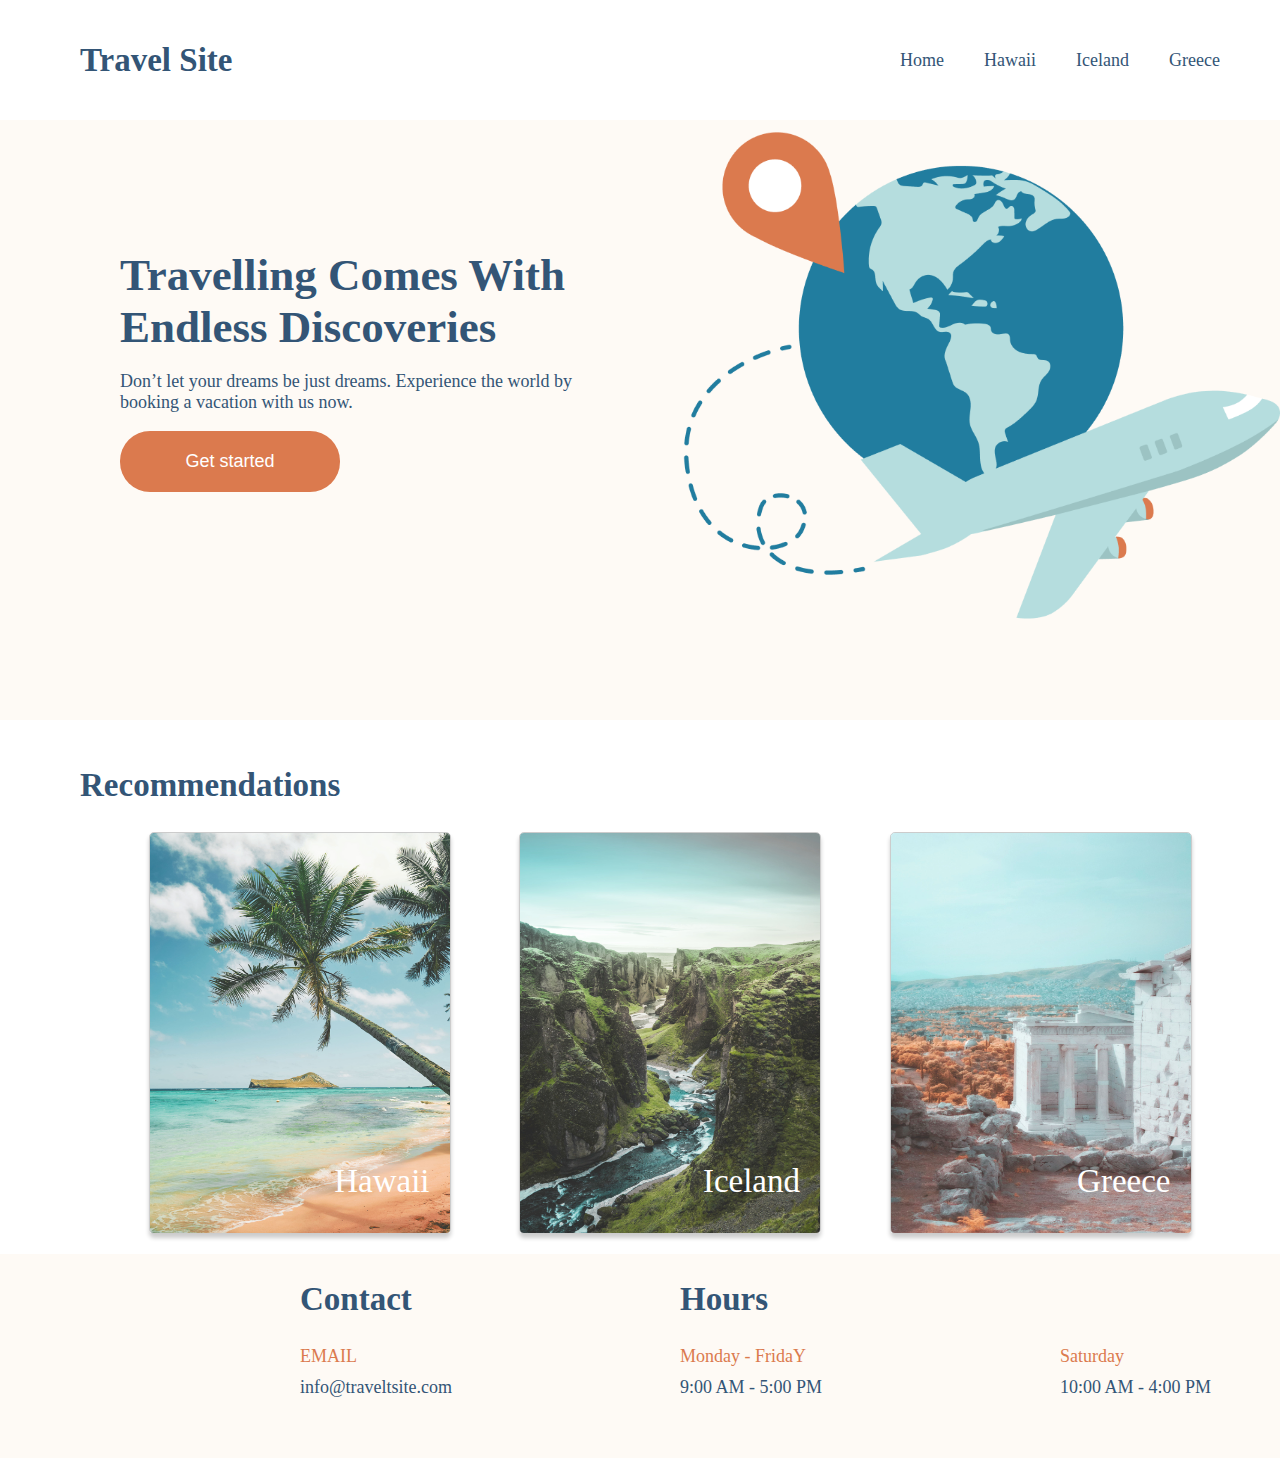
<file: index.html>
<!DOCTYPE html>
<html lang="en">
<head>
    <meta charset="UTF-8">
    <meta name="viewport" content="width=device-width, initial-scale=1.0">
    <title>Document</title>
    <link rel="stylesheet" href="./SASS/main.css">
    <link rel="stylesheet" href="./SASS/partials/global.css">
    

</head>
<body>
    <header>
        <div class="navsec">
 
         <div class="navsec__part1">
 
                 <h2 href="./index.html">
                    Travel Site
                 </h2>
        </div>       
         
<div class="navsec__part2">

    <ul class="navsec__part2--list">

    <li>
        <a class="navsec__part2--home" href="./index.html">Home</a> 
    </li>

    <li>
        <a class="navsec__part2--home" href="./pages/hawaii.html">Hawaii</a>
    </li>
    
    <li>
        <a class="navsec__part2--home" href="./pages/iceland.html">Iceland</a>
    </li>

    <li>
        <a class="navsec__part2--home" href="./pages/greece.html">Greece</a>
    </li>
</ul>
</div>
</div> 
</header>

 <main>
     <div class="navintro">
         <div class="navintro__introword">
             <h1 class="navintro__introword--head">
                Travelling Comes With
                Endless Discoveries
             </h1>
             <p class="navintro__introword--para">
                Don’t let your dreams be just dreams. Experience the world by booking a
                vacation with us now.
             </p>
        
             <a href="./pages/getstarted.html">   
             <div class="navintro__introword--button">
                 <button>
                    Get started
                 </button>         
             </div>
            </a>
         </div>  
         <div class="navintro__img">
             <img src="./assets/Images/hero.png" alt="hero"/> 
         </div>     
     </div>

 <div class="main">
     
    <div class="main__head">
     <h2>
         Recommendations
     </h2>
    </div>

     <div class="main__container">
        <a href="./pages/hawaii.html"> 
        <div class="main__card">

        <img class="main__card--img" src="./assets/Images/hawaii.jpg"/>
    
        <div class="main__card--word">
        <h3>
            Hawaii
        </h3>
       </div>
    </div>
    </a>
    
    <a href="./pages/iceland.html">      
    <div class="main__card">
  
    <img class="main__card--img" src="./assets/Images/iceland.jpg"/>
 
       <div class="main__card--word">
       <h3>
        Iceland
       </h3>
       </div>
    </div>
    </a> 
    
    <a href="./pages/greece.html">   
    <div class="main__card">
    <img class="main__card--img" src="./assets/Images/greece.jpg"/>
       
       <div class="main__card--word">
       <h3>
        Greece
       </h3>
      </div>
    </div>
    </a>
</div>
</main>
 
 <footer class="footer">

     <div class="footer__card">
         
     <h2>
        Contact
     </h2>
     <p class="footer__card--para">
        EMAIL
     </p>
     <p class="footer__card--para2">
         info@traveltsite.com
     </p>
     </div>
 
     <div class="footer__card">
         <h2>
             Hours
         </h2>

         <div class="footer__card--hours">
            <div>
                <p class="footer__card--para">
                    Monday - FridaY
                 </p>
                 <p class="footer__card--para2">
                    9:00 AM - 5:00 PM
                </p>
            </div>
        
            <div>
                <p class="footer__card--para">
                    Saturday
                   </p>
                   <p class="footer__card--para2">
                      10:00 AM - 4:00 PM
                  </p>
            </div>

            <div>
                <p class="footer__card--para">
                    Sunday
                   </p>
                   <p class="footer__card--para2">
                    Closed
                </p>
            </div>

        </div>

    </div>


     <div class="footer__card">
         <h2>
             Social
         </h2>

         <div class="footer__card--social">

         <a href="https://www.instagram.com/">
            <img class="footer__card--icon" src="./assets/TravelSite-Package/2.0 - Assets/Icons/icon-instagram.png" alt="instagram"> 
            </a>

         <a href="https://www.facebook.com/">
         <img class="footer__card--icon" src="./assets/TravelSite-Package/2.0 - Assets/Icons/icon-facebook.png" alt="facebook"> 
         </a>
         
         <a href="https://twitter.com/?lang=en">
         <img class="footer__card--icon" src="./assets/TravelSite-Package/2.0 - Assets/Icons/icon-twitter.png" alt="twitter"> 
         </a>
 
         </div>
     </div>

 </footer>
 </body>
 </div>
 </html>

    
</body>
</html>
</file>
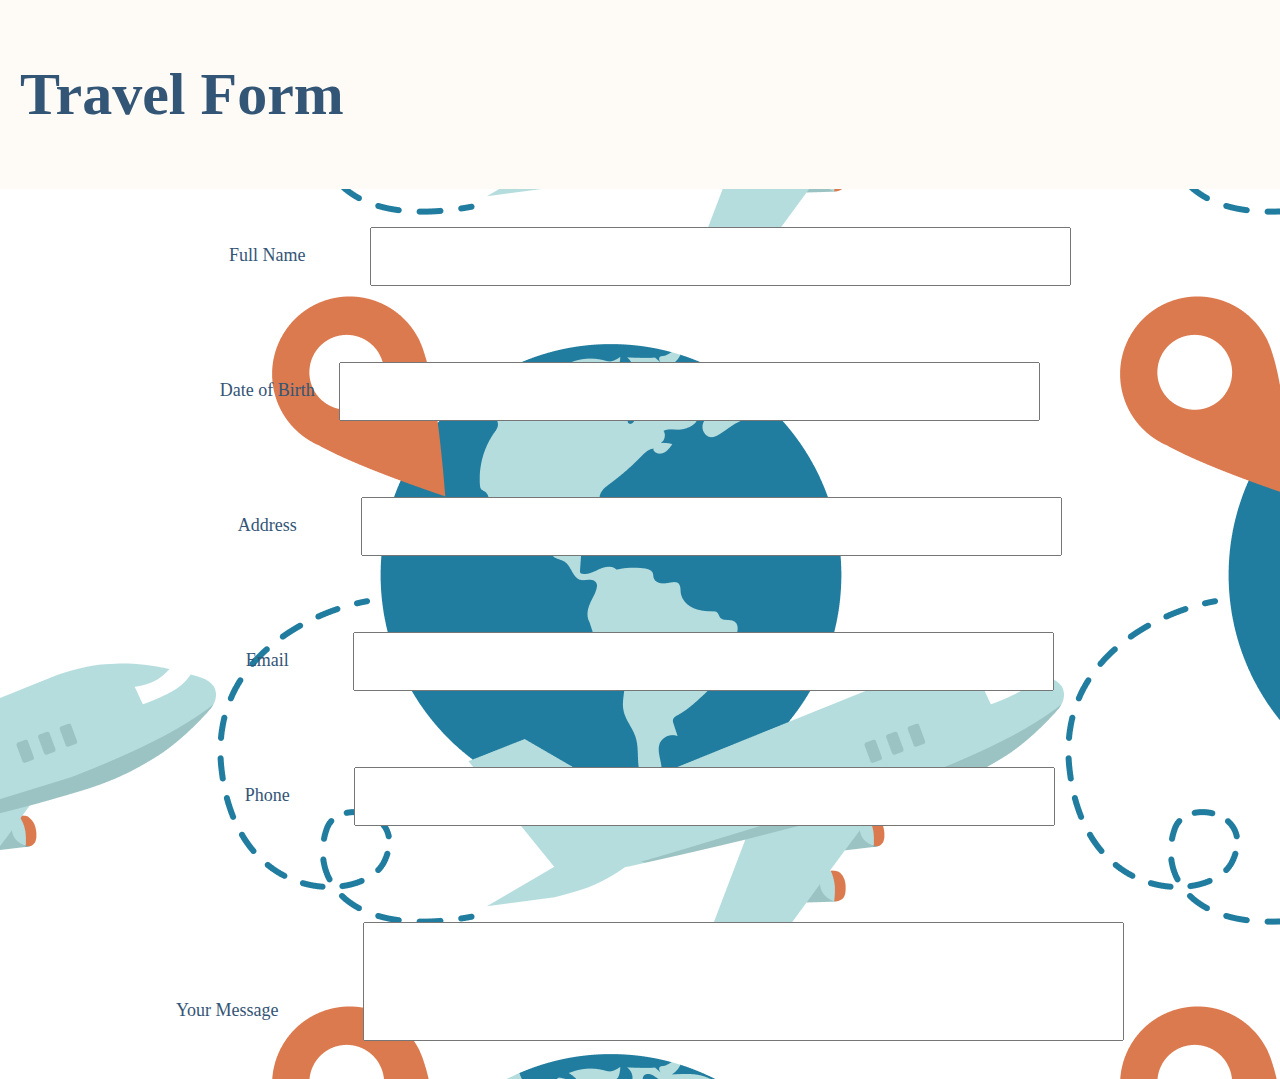
<file: pages/getstarted.html>
<!DOCTYPE html>
<html lang="en">
<head>
    <meta charset="UTF-8">
    <meta name="viewport" content="width=device-width, initial-scale=1.0">
    <title>Document</title>
    <link rel="stylesheet" href="../SASS/partials/global.css">
    <link rel="stylesheet" href="../SASS/getstarted.css">
    
</head>
<body>
    <header class="header">
        <h1>
            Travel Form
        </h1>
    </header>

    <main>
        <div class="main">
            <p class="main__para">
                <label class="main__label"> Full Name </label>
                <input class="main__input" type="text" size="80"/>
            </p>
            <p class="main__para">
                <labe class="main__label"> Date of Birth </label>
                <input class="main__input" type="text" size="80"/>
            </p>
            <p class="main__para">
                <label class="main__label"> Address </label>
                <input class="main__input" type="text" size="80"/>
            </p>
            <p class="main__para">
                <label class="main__label"> Email </label>
                <input class="main__input" type="text" size="80"/>
            </p>
            <p class="main__para">
                <label class="main__label"> Phone </label>
                <input class="main__input" type="text" size="80"/>
            </p>
            <p class="main__para">
                <label class="main__label"> Your Message </label>
                <input class="main__input1" type="text" size="80"/>
            </p>
        </div>  
    </main>
</body>
</html>
</file>
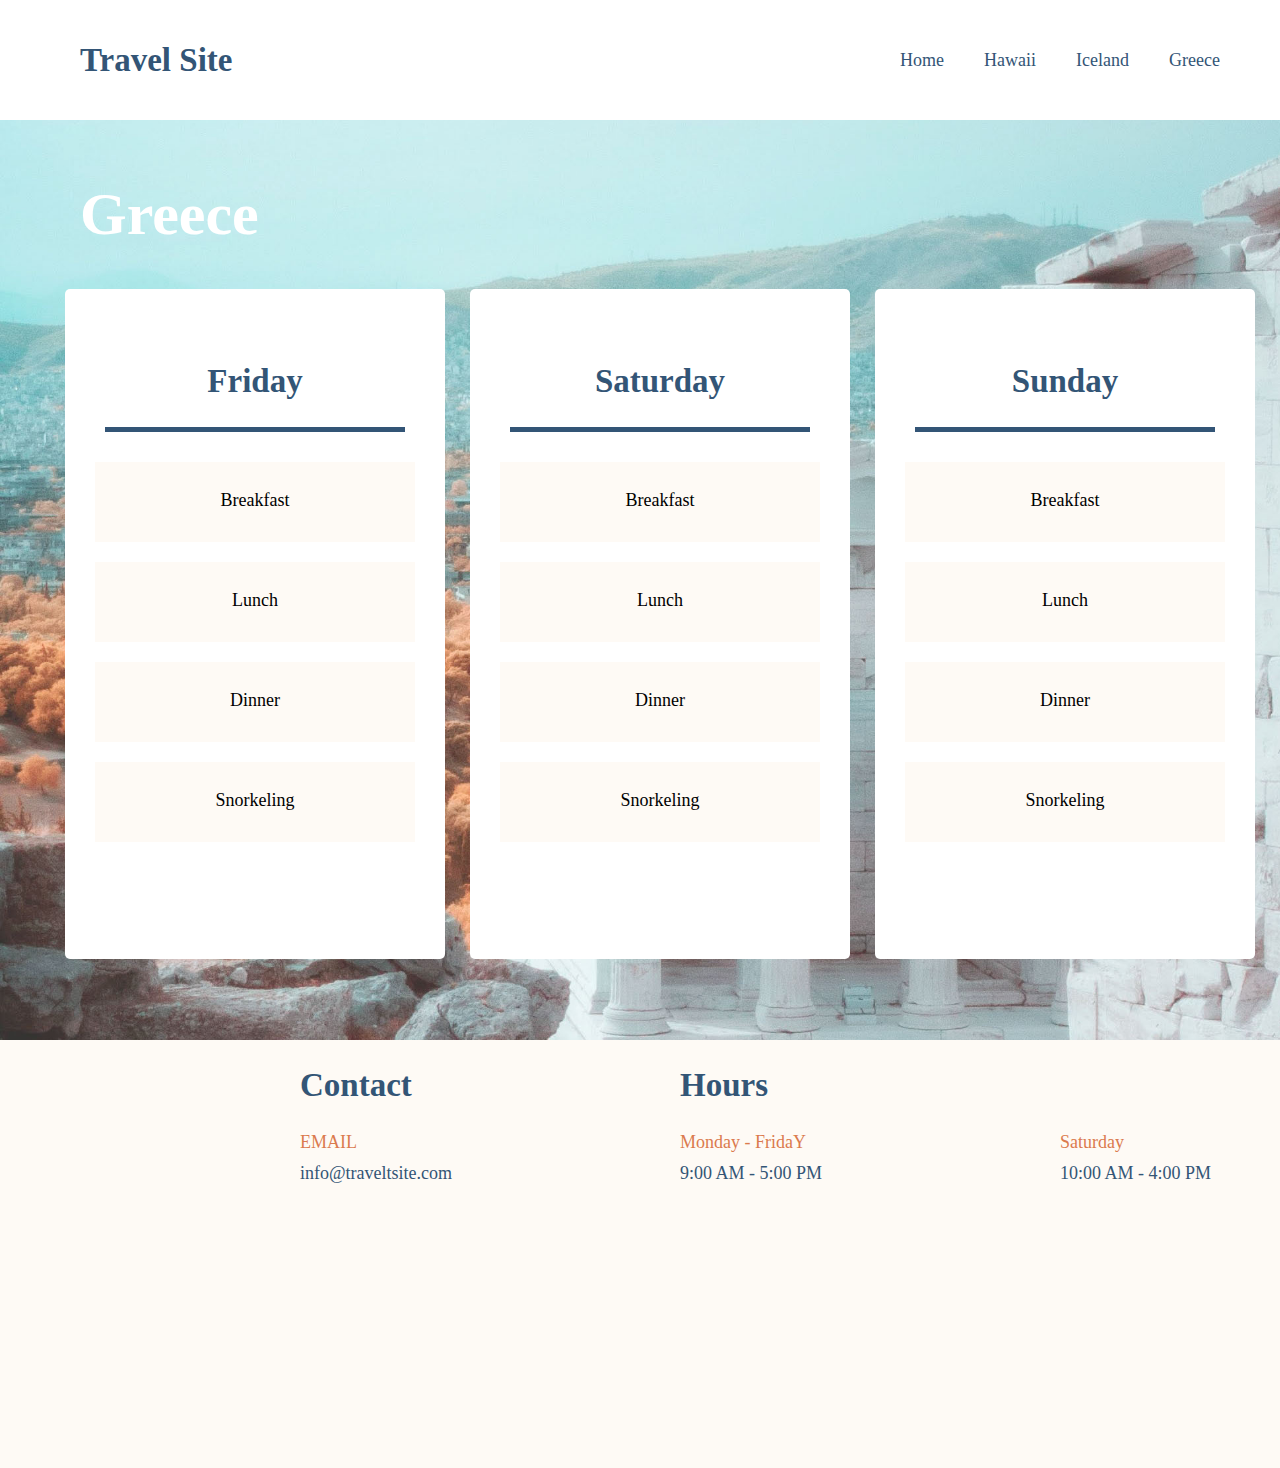
<file: pages/greece.html>
<!DOCTYPE html>
<html lang="en">
<head>
    <meta charset="UTF-8">
    <meta name="viewport" content="width=device-width, initial-scale=1.0">
    <title>Document</title>
    <link rel="stylesheet" href="../SASS/destination.css">
    <link rel="stylesheet" href="../SASS/partials/global.css">

</head>
<body>
    <header>
<div class="navsec">
 
    <div class="navsec__part1">
 
        <h2 href="./index.html">
        Travel Site
        </h2>
    </div>       
         
         
    <div class="navsec__part2">

        <ul class="navsec__part2--list">
    
        <li>
            <a class="navsec__part2--home" href="../index.html">Home</a> 
        </li>
    
        <li>
            <a class="navsec__part2--home" href="../pages/hawaii.html">Hawaii</a>
        </li>
        
        <li>
            <a class="navsec__part2--home" href="../pages/iceland.html">Iceland</a>
        </li>
    
        <li>
            <a class="navsec__part2--home" href="../pages/greece.html">Greece</a>
        </li>
       
    
       </ul>

   </div>

</div>
  
</header>

<div class="maincontainer2">

    <h1 class="maincontainer2__header">
        Greece
    </h1>

<div class="maincontainer2__cardcontainer">

<div class="maincontainer2__card">
    <div class="maincontainer2__card--title">
        <h2>
            Friday
        </h2>
    </div>

    <ul class="maincontainer2__card--list"> 
    <li class="maincontainer2__card--item">
        <p>
            Breakfast
        </p>
     
    </li>
    
    <li class="maincontainer2__card--item">
        <p>
        Lunch
        </p>
    </li>
    
    <li class="maincontainer2__card--item">
        <p>
        Dinner
        </p>
    </li>

    <li class="maincontainer2__card--item">
        <p>
        Snorkeling
        </p>
    </li>
</ul>

</div>

<div class="maincontainer2__card">
    <div class="maincontainer2__card--title">
        <h2>
            Saturday
        </h2>
    </div>
    

    <ul class="maincontainer2__card--list"> 
        <li class="maincontainer2__card--item">
            <p>
                Breakfast
            </p>
         
        </li>
        
        <li class="maincontainer2__card--item">
            <p>
            Lunch
            </p>
        </li>
        
        <li class="maincontainer2__card--item">
            <p>
            Dinner
            </p>
        </li>
    
        <li class="maincontainer2__card--item">
            <p>
            Snorkeling
            </p>
        </li>
    </ul>

</div>



<div class="maincontainer2__card">
<div class="maincontainer2__card--title">
    <h2>
        Sunday
    </h2>
</div>

<ul class="maincontainer2__card--list"> 
    <li class="maincontainer2__card--item">
        <p>
            Breakfast
        </p>
     
    </li>
    
    <li class="maincontainer2__card--item">
        <p>
        Lunch
        </p>
    </li>
    
    <li class="maincontainer2__card--item">
        <p>
        Dinner
        </p>
    </li>

    <li class="maincontainer2__card--item">
        <p>
        Snorkeling
        </p>
    </li>
</ul>
</div>

</div>

</div>


<footer class="footer">

<div class="footer__card">
    
<h2>
   Contact
</h2>
<p class="footer__card--para">
   EMAIL
</p>
<p class="footer__card--para2">
    info@traveltsite.com
</p>
</div>

<div class="footer__card">
    <h2>
        Hours
    </h2>

    <div class="footer__card--hours">
       <div>
           <p class="footer__card--para">
               Monday - FridaY
            </p>
            <p class="footer__card--para2">
               9:00 AM - 5:00 PM
           </p>
       </div>
   
       <div>
           <p class="footer__card--para">
               Saturday
              </p>
              <p class="footer__card--para2">
                 10:00 AM - 4:00 PM
             </p>
       </div>

       <div>
           <p class="footer__card--para">
               Sunday
              </p>
              <p class="footer__card--para2">
               Closed
           </p>
       </div>

   </div>

</div>


<div class="footer__card">
    <h2>
        Social
    </h2>

    <div class="footer__card-social">

    <a href="https://www.instagram.com/">
       <img class="footer__card--icon" src="../assets/TravelSite-Package/2.0 - Assets/Icons/icon-instagram.png" alt="instagram"> 
       </a>

    <a href="https://www.facebook.com/">
    <img class="footer__card--icon" src="../assets/TravelSite-Package/2.0 - Assets/Icons/icon-facebook.png" alt="facebook"> 
    </a>
    
    <a href="https://twitter.com/?lang=en">
    <img class="footer__card--icon" src="../assets/TravelSite-Package/2.0 - Assets/Icons/icon-twitter.png" alt="twitter"> 
    </a>

    </div>
</div>

</footer>
    
</body>
</html>
</file>
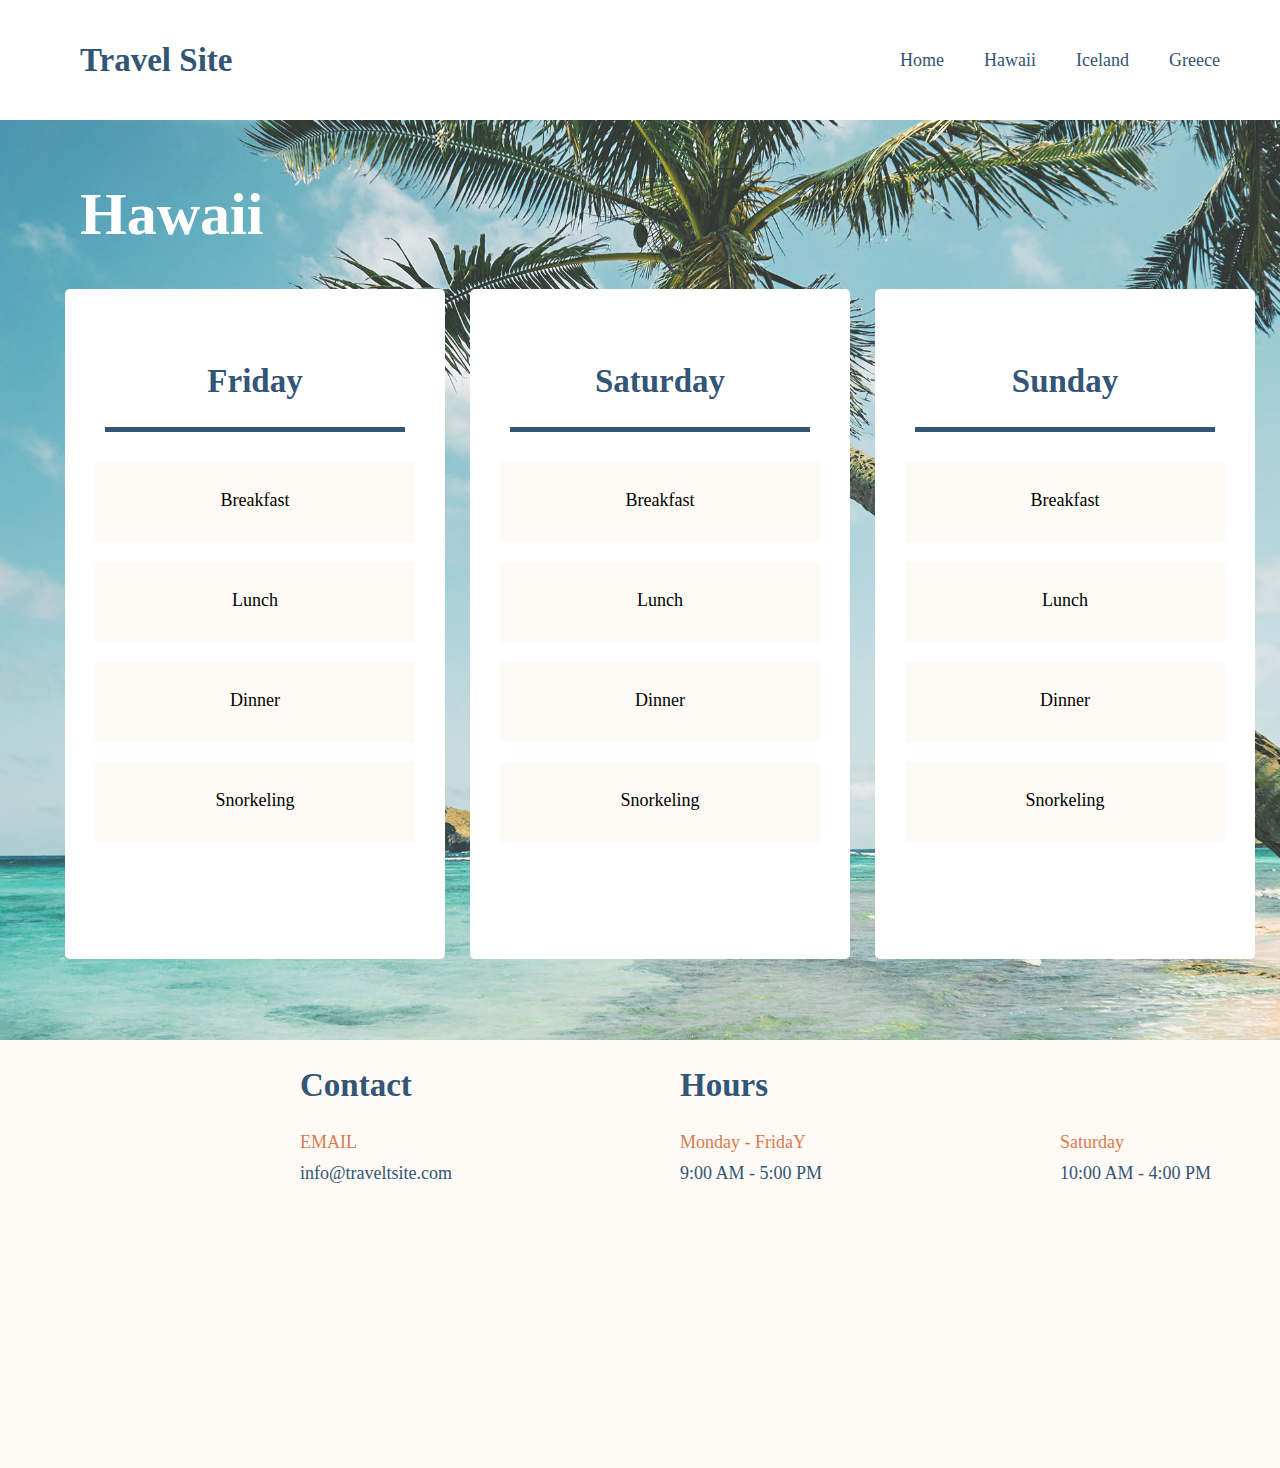
<file: pages/hawaii.html>
<!DOCTYPE html>
<html lang="en">
<head>
    <meta charset="UTF-8">
    <meta name="viewport" content="width=device-width, initial-scale=1.0">
    <title>Document</title>
    <link rel="stylesheet" href="../SASS/destination.css">
    <link rel="stylesheet" href="../SASS/partials/global.css">

</head>
<body>
    <header>
<div class="navsec">
 
    <div class="navsec__part1">
 
        <h2 href="./index.html">
        Travel Site
        </h2>
    </div>       
         
         
    <div class="navsec__part2">

        <ul class="navsec__part2--list">
    
        <li>
            <a class="navsec__part2--home" href="../index.html">Home</a> 
        </li>
    
        <li>
            <a class="navsec__part2--home" href="../pages/hawaii.html">Hawaii</a>
        </li>
        
        <li>
            <a class="navsec__part2--home" href="../pages/iceland.html">Iceland</a>
        </li>
    
        <li>
            <a class="navsec__part2--home" href="../pages/greece.html">Greece</a>
        </li>
       
    
       </ul>

   </div>
  
</header>

<div class="maincontainer">

        <h1 class="maincontainer__header">
            Hawaii
        </h1>
    
<div class="maincontainer__cardcontainer">

    <div class="maincontainer__card">
        <div class="maincontainer__card--title">
            <h2>
                Friday
            </h2>
        </div>

        <ul class="maincontainer__card--list"> 
        <li class="maincontainer__card--item">
            <p>
                Breakfast
            </p>
         
        </li>
        
        <li class="maincontainer__card--item">
            <p>
            Lunch
            </p>
        </li>
        
        <li class="maincontainer__card--item">
            <p>
            Dinner
            </p>
        </li>
    
        <li class="maincontainer__card--item">
            <p>
            Snorkeling
            </p>
        </li>
    </ul>

    </div>

    <div class="maincontainer__card">
        <div class="maincontainer__card--title">
            <h2>
                Saturday
            </h2>
        </div>
        

        <ul class="maincontainer__card--list"> 
            <li class="maincontainer__card--item">
                <p>
                    Breakfast
                </p>
             
            </li>
            
            <li class="maincontainer__card--item">
                <p>
                Lunch
                </p>
            </li>
            
            <li class="maincontainer__card--item">
                <p>
                Dinner
                </p>
            </li>
        
            <li class="maincontainer__card--item">
                <p>
                Snorkeling
                </p>
            </li>
        </ul>

    </div>



<div class="maincontainer__card">
    <div class="maincontainer__card--title">
        <h2>
            Sunday
        </h2>
    </div>
    
    <ul class="maincontainer__card--list"> 
        <li class="maincontainer__card--item">
            <p>
                Breakfast
            </p>
         
        </li>
        
        <li class="maincontainer__card--item">
            <p>
            Lunch
            </p>
        </li>
        
        <li class="maincontainer__card--item">
            <p>
            Dinner
            </p>
        </li>
    
        <li class="maincontainer__card--item">
            <p>
            Snorkeling
            </p>
        </li>
    </ul>
</div>

</div>

</div>
    

<footer class="footer">

    <div class="footer__card">
        
    <h2>
       Contact
    </h2>
    <p class="footer__card--para">
       EMAIL
    </p>
    <p class="footer__card--para2">
        info@traveltsite.com
    </p>
    </div>

    <div class="footer__card">
        <h2>
            Hours
        </h2>

        <div class="footer__card--hours">
           <div>
               <p class="footer__card--para">
                   Monday - FridaY
                </p>
                <p class="footer__card--para2">
                   9:00 AM - 5:00 PM
               </p>
           </div>
       
           <div>
               <p class="footer__card--para">
                   Saturday
                  </p>
                  <p class="footer__card--para2">
                     10:00 AM - 4:00 PM
                 </p>
           </div>

           <div>
               <p class="footer__card--para">
                   Sunday
                  </p>
                  <p class="footer__card--para2">
                   Closed
               </p>
           </div>

       </div>

   </div>


    <div class="footer__card">
        <h2>
            Social
        </h2>

        <div class="footer__card-social">

        <a href="https://www.instagram.com/">
           <img class="footer__card--icon" src="../assets/TravelSite-Package/2.0 - Assets/Icons/icon-instagram.png" alt="instagram"> 
           </a>

        <a href="https://www.facebook.com/">
        <img class="footer__card--icon" src="../assets/TravelSite-Package/2.0 - Assets/Icons/icon-facebook.png" alt="facebook"> 
        </a>
        
        <a href="https://twitter.com/?lang=en">
        <img class="footer__card--icon" src="../assets/TravelSite-Package/2.0 - Assets/Icons/icon-twitter.png" alt="twitter"> 
        </a>

        </div>
    </div>

</footer>
        
    </body>
    </html>
</file>
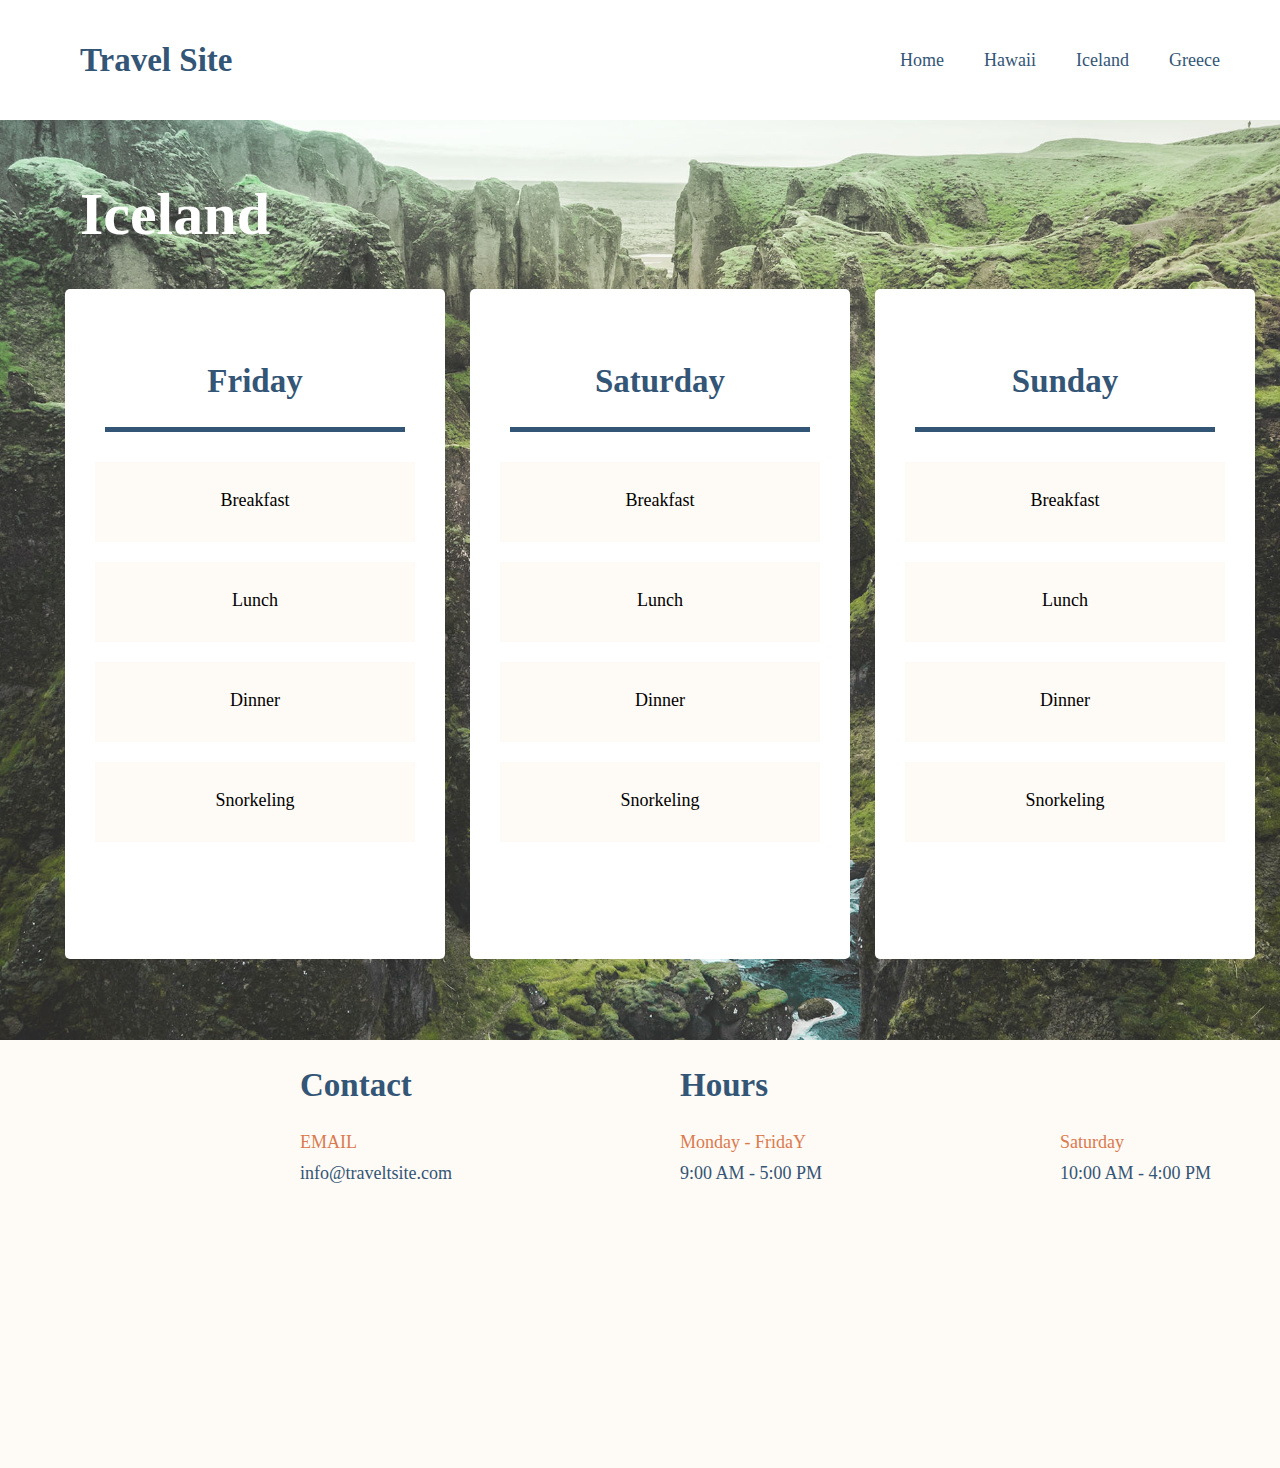
<file: pages/iceland.html>
<!DOCTYPE html>
<html lang="en">
<head>
    <meta charset="UTF-8">
    <meta name="viewport" content="width=device-width, initial-scale=1.0">
    <title>Document</title>
    <link rel="stylesheet" href="../SASS/destination.css">
    <link rel="stylesheet" href="../SASS/partials/global.css">

</head>
<body>
    <header>
<div class="navsec">
 
    <div class="navsec__part1">
 
        <h2 href="./index.html">
        Travel Site
        </h2>
    </div>       
         
         
    <div class="navsec__part2">

        <ul class="navsec__part2--list">
    
        <li>
            <a class="navsec__part2--home" href="../index.html">Home</a> 
        </li>
    
        <li>
            <a class="navsec__part2--home" href="../pages/hawaii.html">Hawaii</a>
        </li>
        
        <li>
            <a class="navsec__part2--home" href="../pages/iceland.html">Iceland</a>
        </li>
    
        <li>
            <a class="navsec__part2--home" href="../pages/greece.html">Greece</a>
        </li>
       
    
       </ul>

   </div>

</div>
  
</header>

<div class="maincontainer1">

    <h1 class="maincontainer1__header">
        Iceland
    </h1>

<div class="maincontainer1__cardcontainer">

<div class="maincontainer1__card">
    <div class="maincontainer1__card--title">
        <h2>
            Friday
        </h2>
    </div>

    <ul class="maincontainer1__card--list"> 
    <li class="maincontainer1__card--item">
        <p>
            Breakfast
        </p>
     
    </li>
    
    <li class="maincontainer1__card--item">
        <p>
        Lunch
        </p>
    </li>
    
    <li class="maincontainer1__card--item">
        <p>
        Dinner
        </p>
    </li>

    <li class="maincontainer1__card--item">
        <p>
        Snorkeling
        </p>
    </li>
</ul>

</div>

<div class="maincontainer1__card">
    <div class="maincontainer1__card--title">
        <h2>
            Saturday
        </h2>
    </div>
    

    <ul class="maincontainer1__card--list"> 
        <li class="maincontainer1__card--item">
            <p>
                Breakfast
            </p>
         
        </li>
        
        <li class="maincontainer1__card--item">
            <p>
            Lunch
            </p>
        </li>
        
        <li class="maincontainer1__card--item">
            <p>
            Dinner
            </p>
        </li>
    
        <li class="maincontainer1__card--item">
            <p>
            Snorkeling
            </p>
        </li>
    </ul>

</div>



<div class="maincontainer1__card">
<div class="maincontainer1__card--title">
    <h2>
        Sunday
    </h2>
</div>

<ul class="maincontainer1__card--list"> 
    <li class="maincontainer1__card--item">
        <p>
            Breakfast
        </p>
     
    </li>
    
    <li class="maincontainer1__card--item">
        <p>
        Lunch
        </p>
    </li>
    
    <li class="maincontainer1__card--item">
        <p>
        Dinner
        </p>
    </li>

    <li class="maincontainer1__card--item">
        <p>
        Snorkeling
        </p>
    </li>
</ul>
</div>

</div>

</div>


<footer class="footer">

<div class="footer__card">
    
<h2>
   Contact
</h2>
<p class="footer__card--para">
   EMAIL
</p>
<p class="footer__card--para2">
    info@traveltsite.com
</p>
</div>

<div class="footer__card">
    <h2>
        Hours
    </h2>

    <div class="footer__card--hours">
       <div>
           <p class="footer__card--para">
               Monday - FridaY
            </p>
            <p class="footer__card--para2">
               9:00 AM - 5:00 PM
           </p>
       </div>
   
       <div>
           <p class="footer__card--para">
               Saturday
              </p>
              <p class="footer__card--para2">
                 10:00 AM - 4:00 PM
             </p>
       </div>

       <div>
           <p class="footer__card--para">
               Sunday
              </p>
              <p class="footer__card--para2">
               Closed
           </p>
       </div>

   </div>

</div>


<div class="footer__card">
    <h2>
        Social
    </h2>

    <div class="footer__card-social">

    <a href="https://www.instagram.com/">
       <img class="footer__card--icon" src="../assets/TravelSite-Package/2.0 - Assets/Icons/icon-instagram.png" alt="instagram"> 
       </a>

    <a href="https://www.facebook.com/">
    <img class="footer__card--icon" src="../assets/TravelSite-Package/2.0 - Assets/Icons/icon-facebook.png" alt="facebook"> 
    </a>
    
    <a href="https://twitter.com/?lang=en">
    <img class="footer__card--icon" src="../assets/TravelSite-Package/2.0 - Assets/Icons/icon-twitter.png" alt="twitter"> 
    </a>

    </div>
</div>

</footer>
    
</body>
</html>
</file>
<file: SASS/main.css>
body__content {
  position: absolute;
  bottom: 10%;
  left: 5%;
  width: 80%;
  color: white;
}
@media (min-width: 1280px) {
  body__content {
    bottom: 20%;
    left: 10%;
    width: 30%;
  }
}

@media screen and (min-width: 768px) {
  .page-wrap {
    width: 95%;
  }
  .content {
    width: 60%;
    padding: 3% 4%;
  }
  .sidebar {
    width: 30%;
  }
}
@media screen and (min-width: 600px) {
  .page-wrap {
    width: 95%;
  }
  .content {
    width: 60%;
    padding: 3% 4%;
  }
  .sidebar {
    width: 30%;
  }
}
body {
  font-family: "Verdana";
  font-weight: 400;
  margin: 0px;
  border: 0px;
  font-size: 100%;
}

h1 {
  font-family: "Verdana";
  font-size: 60px;
  font-weight: 700;
}

h2 {
  font-family: "Verdana";
  font-size: 33px;
  font-weight: 700;
  color: #335576;
}

h3 {
  font-family: "Verdana";
  font-size: 33px;
  font-weight: 400;
}

p {
  font-family: "Verdana";
  font-size: 18px;
  font-weight: 400;
}

button {
  background-color: #DB7A4E;
  color: #FFFFFF;
  font-size: 18px;
  font-weight: 300;
  width: 220px;
  padding: 20px 20px 20px 20px;
  border: none;
  border-radius: 30px;
}

button:hover {
  text-decoration: underline;
}

.navsec__part2--home:hover {
  border-bottom: 5px solid #DB7A4E;
}

.navsec {
  background-color: #FFFFFF;
  height: 120px;
  display: flex;
  justify-content: space-between;
}
.navsec__part1 {
  display: flex;
  align-items: center;
  margin: 20px 20px 20px 20px;
  padding: 0px 0px 0px 60px;
}
.navsec__part2 {
  display: flex;
  justify-content: flex-end;
  align-items: center;
  padding: 20px 20px 20px 20px;
  text-decoration: none;
  margin: 20px 20px 20px 20px;
}
.navsec__part2--list {
  list-style-type: none;
  display: flex;
  flex-direction: row;
}
.navsec__part2--home {
  text-decoration: none;
  margin: 20px 20px 20px 20px;
  font-size: 18px;
  color: #335576;
  display: flex;
  justify-content: flex-end;
}

.footer {
  background-color: #FEFAF5;
  display: flex;
  flex-direction: row;
  justify-content: space-evenly;
  margin: 0px 0px 0px 0px;
  padding: 0px 300px 0px 300px;
}
.footer__card--para {
  font-size: 18px;
  font-weight: 400;
  color: #DB7A4E;
  width: 380px;
  margin-bottom: 10px;
  margin-top: 0px;
  padding-bottom: 0px;
  padding-top: 0px;
}
.footer__card--para2 {
  color: #335576;
  margin-top: 0px;
}
.footer__card--hours {
  display: flex;
  flex-direction: row;
  justify-content: space-evenly;
  align-items: center;
  margin: 0px 0px 0px 0px;
}
.footer__card--social {
  display: flex;
  flex-direction: row;
}
.footer__card--icon {
  margin: 20px 80px 20px 0px;
  text-decoration: none;
}

.navintro {
  background-color: #FEFAF5;
  margin-top: 0px;
  margin-bottom: 0px;
  padding-top: 0px;
  padding-bottom: 0px;
  display: flex;
  align-items: center;
  text-align: left;
}
.navintro__introword {
  margin: 0px 80px 20px 80px;
  padding: 0px 20px 80px 40px;
  color: #335576;
}
.navintro__introword--head {
  color: #335576;
  margin: 0px 0px 0px 0px;
  padding-top: 0px;
  padding-left: 0px;
  text-align: left;
  display: flex;
  font-size: 45px;
  font-weight: 700;
}
.navintro__img {
  display: flex;
  justify-content: flex-end;
  height: 500px;
  width: 500px;
  margin: 0px 0px 100px 80px;
}

.main {
  background-color: #FFFFFF;
  margin: 20px 20px 20px 20px;
  padding: 0px 0px 0px 60px;
  display: flex;
  flex-direction: column;
}
.main__head {
  display: flex;
  align-items: center;
  justify-content: left;
}
.main__container {
  display: flex;
  flex-direction: row;
  justify-content: space-evenly;
}
.main__card:hover {
  opacity: 50%;
}
.main__card {
  width: 300px;
  height: 400px;
  border-radius: 5px;
  border: 1px solid rgba(0, 0, 0, 0.2);
  box-shadow: 0 4px 4px rgba(0, 0, 0, 0.2);
  background-color: none;
  display: flex;
  margin: 0px 0px 0px 0px;
  padding: 0px 0px 0px 0px;
  background-size: cover;
  position: relative;
  overflow: hidden;
}
.main__card--img {
  height: 100%;
  width: 100%;
  margin: 0px 0px 0px 0px;
  padding: 0px 0px 0px 0px;
}
.main__card--word {
  display: flex;
  margin: 0px 0px 0px 0px;
  padding: 0px 0px 0px 0px;
  color: #FFFFFF;
  position: absolute;
  bottom: 0;
  right: 20px;
}

/*# sourceMappingURL=main.css.map */
</file>
<file: SASS/partials/global.css>
body__content {
  position: absolute;
  bottom: 10%;
  left: 5%;
  width: 80%;
  color: white;
}
@media (min-width: 1280px) {
  body__content {
    bottom: 20%;
    left: 10%;
    width: 30%;
  }
}

@media screen and (min-width: 768px) {
  .page-wrap {
    width: 95%;
  }
  .content {
    width: 60%;
    padding: 3% 4%;
  }
  .sidebar {
    width: 30%;
  }
}
@media screen and (min-width: 600px) {
  .page-wrap {
    width: 95%;
  }
  .content {
    width: 60%;
    padding: 3% 4%;
  }
  .sidebar {
    width: 30%;
  }
}
body {
  font-family: "Verdana";
  font-weight: 400;
  margin: 0px;
  border: 0px;
  font-size: 100%;
}

h1 {
  font-family: "Verdana";
  font-size: 60px;
  font-weight: 700;
}

h2 {
  font-family: "Verdana";
  font-size: 33px;
  font-weight: 700;
  color: #335576;
}

h3 {
  font-family: "Verdana";
  font-size: 33px;
  font-weight: 400;
}

p {
  font-family: "Verdana";
  font-size: 18px;
  font-weight: 400;
}

button {
  background-color: #DB7A4E;
  color: #FFFFFF;
  font-size: 18px;
  font-weight: 300;
  width: 220px;
  padding: 20px 20px 20px 20px;
  border: none;
  border-radius: 30px;
}

button:hover {
  text-decoration: underline;
}

.navsec__part2--home:hover {
  border-bottom: 5px solid #DB7A4E;
}

.navsec {
  background-color: #FFFFFF;
  height: 120px;
  display: flex;
  justify-content: space-between;
}
.navsec__part1 {
  display: flex;
  align-items: center;
  margin: 20px 20px 20px 20px;
  padding: 0px 0px 0px 60px;
}
.navsec__part2 {
  display: flex;
  justify-content: flex-end;
  align-items: center;
  padding: 20px 20px 20px 20px;
  text-decoration: none;
  margin: 20px 20px 20px 20px;
}
.navsec__part2--list {
  list-style-type: none;
  display: flex;
  flex-direction: row;
}
.navsec__part2--home {
  text-decoration: none;
  margin: 20px 20px 20px 20px;
  font-size: 18px;
  color: #335576;
  display: flex;
  justify-content: flex-end;
}

.footer {
  background-color: #FEFAF5;
  display: flex;
  flex-direction: row;
  justify-content: space-evenly;
  margin: 0px 0px 0px 0px;
  padding: 0px 300px 0px 300px;
}
.footer__card--para {
  font-size: 18px;
  font-weight: 400;
  color: #DB7A4E;
  width: 380px;
  margin-bottom: 10px;
  margin-top: 0px;
  padding-bottom: 0px;
  padding-top: 0px;
}
.footer__card--para2 {
  color: #335576;
  margin-top: 0px;
}
.footer__card--hours {
  display: flex;
  flex-direction: row;
  justify-content: space-evenly;
  align-items: center;
  margin: 0px 0px 0px 0px;
}
.footer__card--social {
  display: flex;
  flex-direction: row;
}
.footer__card--icon {
  margin: 20px 80px 20px 0px;
  text-decoration: none;
}/*# sourceMappingURL=global.css.map */
</file>
<file: SASS/getstarted.css>
body__content {
  position: absolute;
  bottom: 10%;
  left: 5%;
  width: 80%;
  color: white;
}
@media (min-width: 1280px) {
  body__content {
    bottom: 20%;
    left: 10%;
    width: 30%;
  }
}

@media screen and (min-width: 768px) {
  .page-wrap {
    width: 95%;
  }
  .content {
    width: 60%;
    padding: 3% 4%;
  }
  .sidebar {
    width: 30%;
  }
}
@media screen and (min-width: 600px) {
  .page-wrap {
    width: 95%;
  }
  .content {
    width: 60%;
    padding: 3% 4%;
  }
  .sidebar {
    width: 30%;
  }
}
body {
  font-family: "Verdana";
  font-weight: 400;
  margin: 0px;
  border: 0px;
  font-size: 100%;
}

h1 {
  font-family: "Verdana";
  font-size: 60px;
  font-weight: 700;
}

h2 {
  font-family: "Verdana";
  font-size: 33px;
  font-weight: 700;
  color: #335576;
}

h3 {
  font-family: "Verdana";
  font-size: 33px;
  font-weight: 400;
}

p {
  font-family: "Verdana";
  font-size: 18px;
  font-weight: 400;
}

button {
  background-color: #DB7A4E;
  color: #FFFFFF;
  font-size: 18px;
  font-weight: 300;
  width: 220px;
  padding: 20px 20px 20px 20px;
  border: none;
  border-radius: 30px;
}

button:hover {
  text-decoration: underline;
}

.navsec__part2--home:hover {
  border-bottom: 5px solid #DB7A4E;
}

.navsec {
  background-color: #FFFFFF;
  height: 120px;
  display: flex;
  justify-content: space-between;
}
.navsec__part1 {
  display: flex;
  align-items: center;
  margin: 20px 20px 20px 20px;
  padding: 0px 0px 0px 60px;
}
.navsec__part2 {
  display: flex;
  justify-content: flex-end;
  align-items: center;
  padding: 20px 20px 20px 20px;
  text-decoration: none;
  margin: 20px 20px 20px 20px;
}
.navsec__part2--list {
  list-style-type: none;
  display: flex;
  flex-direction: row;
}
.navsec__part2--home {
  text-decoration: none;
  margin: 20px 20px 20px 20px;
  font-size: 18px;
  color: #335576;
  display: flex;
  justify-content: flex-end;
}

.footer {
  background-color: #FEFAF5;
  display: flex;
  flex-direction: row;
  justify-content: space-evenly;
  margin: 0px 0px 0px 0px;
  padding: 0px 300px 0px 300px;
}
.footer__card--para {
  font-size: 18px;
  font-weight: 400;
  color: #DB7A4E;
  width: 380px;
  margin-bottom: 10px;
  margin-top: 0px;
  padding-bottom: 0px;
  padding-top: 0px;
}
.footer__card--para2 {
  color: #335576;
  margin-top: 0px;
}
.footer__card--hours {
  display: flex;
  flex-direction: row;
  justify-content: space-evenly;
  align-items: center;
  margin: 0px 0px 0px 0px;
}
.footer__card--social {
  display: flex;
  flex-direction: row;
}
.footer__card--icon {
  margin: 20px 80px 20px 0px;
  text-decoration: none;
}

.header {
  color: #335576;
  background-color: #FEFAF5;
  padding: 20px 20px 20px 20px;
}

.main {
  display: flex;
  align-items: center;
  text-align: left;
  background-image: url("../assets/Images/hero.png");
  background-position: center;
  flex-direction: column;
  margin: 0px 0px 0px 0px;
  justify-content: space-evenly;
}
.main__label {
  text-align: left;
  margin: 20px 20px 20px 20px;
  padding: 20px 20px 20px 20px;
}
.main__input {
  margin: 20px 20px 20px 20px;
  padding: 20px 20px 20px 20px;
  text-align: left;
}
.main__input1 {
  margin: 40px 20px 20px 40px;
  padding: 80px 20px 20px 80px;
  text-align: left;
}
.main__para {
  color: #335576;
}/*# sourceMappingURL=getstarted.css.map */
</file>
<file: SASS/destination.css>
body__content {
  position: absolute;
  bottom: 10%;
  left: 5%;
  width: 80%;
  color: white;
}
@media (min-width: 1280px) {
  body__content {
    bottom: 20%;
    left: 10%;
    width: 30%;
  }
}

@media screen and (min-width: 768px) {
  .page-wrap {
    width: 95%;
  }
  .content {
    width: 60%;
    padding: 3% 4%;
  }
  .sidebar {
    width: 30%;
  }
}
@media screen and (min-width: 600px) {
  .page-wrap {
    width: 95%;
  }
  .content {
    width: 60%;
    padding: 3% 4%;
  }
  .sidebar {
    width: 30%;
  }
}
body {
  font-family: "Verdana";
  font-weight: 400;
  margin: 0px;
  border: 0px;
  font-size: 100%;
}

h1 {
  font-family: "Verdana";
  font-size: 60px;
  font-weight: 700;
}

h2 {
  font-family: "Verdana";
  font-size: 33px;
  font-weight: 700;
  color: #335576;
}

h3 {
  font-family: "Verdana";
  font-size: 33px;
  font-weight: 400;
}

p {
  font-family: "Verdana";
  font-size: 18px;
  font-weight: 400;
}

button {
  background-color: #DB7A4E;
  color: #FFFFFF;
  font-size: 18px;
  font-weight: 300;
  width: 220px;
  padding: 20px 20px 20px 20px;
  border: none;
  border-radius: 30px;
}

button:hover {
  text-decoration: underline;
}

.navsec__part2--home:hover {
  border-bottom: 5px solid #DB7A4E;
}

.navsec {
  background-color: #FFFFFF;
  height: 120px;
  display: flex;
  justify-content: space-between;
}
.navsec__part1 {
  display: flex;
  align-items: center;
  margin: 20px 20px 20px 20px;
  padding: 0px 0px 0px 60px;
}
.navsec__part2 {
  display: flex;
  justify-content: flex-end;
  align-items: center;
  padding: 20px 20px 20px 20px;
  text-decoration: none;
  margin: 20px 20px 20px 20px;
}
.navsec__part2--list {
  list-style-type: none;
  display: flex;
  flex-direction: row;
}
.navsec__part2--home {
  text-decoration: none;
  margin: 20px 20px 20px 20px;
  font-size: 18px;
  color: #335576;
  display: flex;
  justify-content: flex-end;
}

.footer {
  background-color: #FEFAF5;
  display: flex;
  flex-direction: row;
  justify-content: space-evenly;
  margin: 0px 0px 0px 0px;
  padding: 0px 300px 0px 300px;
}
.footer__card--para {
  font-size: 18px;
  font-weight: 400;
  color: #DB7A4E;
  width: 380px;
  margin-bottom: 10px;
  margin-top: 0px;
  padding-bottom: 0px;
  padding-top: 0px;
}
.footer__card--para2 {
  color: #335576;
  margin-top: 0px;
}
.footer__card--hours {
  display: flex;
  flex-direction: row;
  justify-content: space-evenly;
  align-items: center;
  margin: 0px 0px 0px 0px;
}
.footer__card--social {
  display: flex;
  flex-direction: row;
}
.footer__card--icon {
  margin: 20px 80px 20px 0px;
  text-decoration: none;
}

.maincontainer {
  background-image: url("../assets/Images/hawaii.jpg");
  display: flex;
  background-size: cover;
  background-position: center;
  width: 100%;
  height: 800px;
  flex-direction: column;
  padding: 20px 20px 100px 20px;
}
.maincontainer__header {
  color: #FFFFFF;
  margin: 40px 20px 20px 60px;
}
.maincontainer__cardcontainer {
  display: flex;
  flex-direction: row;
  justify-content: space-evenly;
  margin: 20px 20px 20px 20px;
}
.maincontainer__card {
  align-items: center;
  justify-content: center;
  display: flex;
  flex-direction: column;
  background-color: #FFFFFF;
  border: none;
  padding: 10px 40px 60px 40px;
  width: 300px;
  height: 600px;
  border-radius: 5px;
}
.maincontainer__card--list {
  padding: 0px 0px 0px 0px;
  margin: 0px 0px 0px 0px;
}
.maincontainer__card--title {
  text-align: center;
  margin: 0px 0px 10px 0px;
  padding: 0px 0px 0px 0px;
  display: flex;
  justify-content: center;
  border-bottom: 5px;
  border: 5px solid #335576;
  text-decoration: none;
  box-sizing: border-box;
  border-right-width: 0px;
  border-left-width: 0px;
  border-top-width: 0px;
  border-bottom-style: solid;
  border-bottom-width: 5px;
  width: 300px;
}
.maincontainer__card--item {
  text-align: center;
  border: none;
  display: flex;
  justify-content: center;
  background-color: #FEFAF5;
  width: 300px;
  height: 60px;
  text-align: center;
  background-position: center;
  margin: 20px 0px 20px 0px;
  padding: 10px 10px 10px 10px;
}

.maincontainer1 {
  background-image: url("../assets/Images/iceland.jpg");
  display: flex;
  background-size: cover;
  background-position: center;
  width: 100%;
  height: 800px;
  flex-direction: column;
  padding: 20px 20px 100px 20px;
}
.maincontainer1__header {
  color: #FFFFFF;
  margin: 40px 20px 20px 60px;
}
.maincontainer1__cardcontainer {
  display: flex;
  flex-direction: row;
  justify-content: space-evenly;
  margin: 20px 20px 20px 20px;
}
.maincontainer1__card {
  align-items: center;
  justify-content: center;
  display: flex;
  flex-direction: column;
  background-color: #FFFFFF;
  border: none;
  padding: 10px 40px 60px 40px;
  width: 300px;
  height: 600px;
  border-radius: 5px;
}
.maincontainer1__card--list {
  padding: 0px 0px 0px 0px;
  margin: 0px 0px 0px 0px;
}
.maincontainer1__card--title {
  text-align: center;
  margin: 0px 0px 10px 0px;
  padding: 0px 0px 0px 0px;
  display: flex;
  justify-content: center;
  border-bottom: 5px;
  border: 5px solid #335576;
  text-decoration: none;
  box-sizing: border-box;
  border-right-width: 0px;
  border-left-width: 0px;
  border-top-width: 0px;
  border-bottom-style: solid;
  border-bottom-width: 5px;
  width: 300px;
}
.maincontainer1__card--item {
  text-align: center;
  border: none;
  display: flex;
  justify-content: center;
  background-color: #FEFAF5;
  width: 300px;
  height: 60px;
  text-align: center;
  background-position: center;
  margin: 20px 0px 20px 0px;
  padding: 10px 10px 10px 10px;
}

.maincontainer2 {
  background-image: url("../assets/Images/greece.jpg");
  display: flex;
  background-size: cover;
  background-position: center;
  width: 100%;
  height: 800px;
  flex-direction: column;
  padding: 20px 20px 100px 20px;
}
.maincontainer2__header {
  color: #FFFFFF;
  margin: 40px 20px 20px 60px;
}
.maincontainer2__cardcontainer {
  display: flex;
  flex-direction: row;
  justify-content: space-evenly;
  margin: 20px 20px 20px 20px;
}
.maincontainer2__card {
  align-items: center;
  justify-content: center;
  display: flex;
  flex-direction: column;
  background-color: #FFFFFF;
  border: none;
  padding: 10px 40px 60px 40px;
  width: 300px;
  height: 600px;
  border-radius: 5px;
}
.maincontainer2__card--list {
  padding: 0px 0px 0px 0px;
  margin: 0px 0px 0px 0px;
}
.maincontainer2__card--title {
  text-align: center;
  margin: 0px 0px 10px 0px;
  padding: 0px 0px 0px 0px;
  display: flex;
  justify-content: center;
  border-bottom: 5px;
  border: 5px solid #335576;
  text-decoration: none;
  box-sizing: border-box;
  border-right-width: 0px;
  border-left-width: 0px;
  border-top-width: 0px;
  border-bottom-style: solid;
  border-bottom-width: 5px;
  width: 300px;
}
.maincontainer2__card--item {
  text-align: center;
  border: none;
  display: flex;
  justify-content: center;
  background-color: #FEFAF5;
  width: 300px;
  height: 60px;
  text-align: center;
  background-position: center;
  margin: 20px 0px 20px 0px;
  padding: 10px 10px 10px 10px;
}

/*# sourceMappingURL=destination.css.map */
</file>
